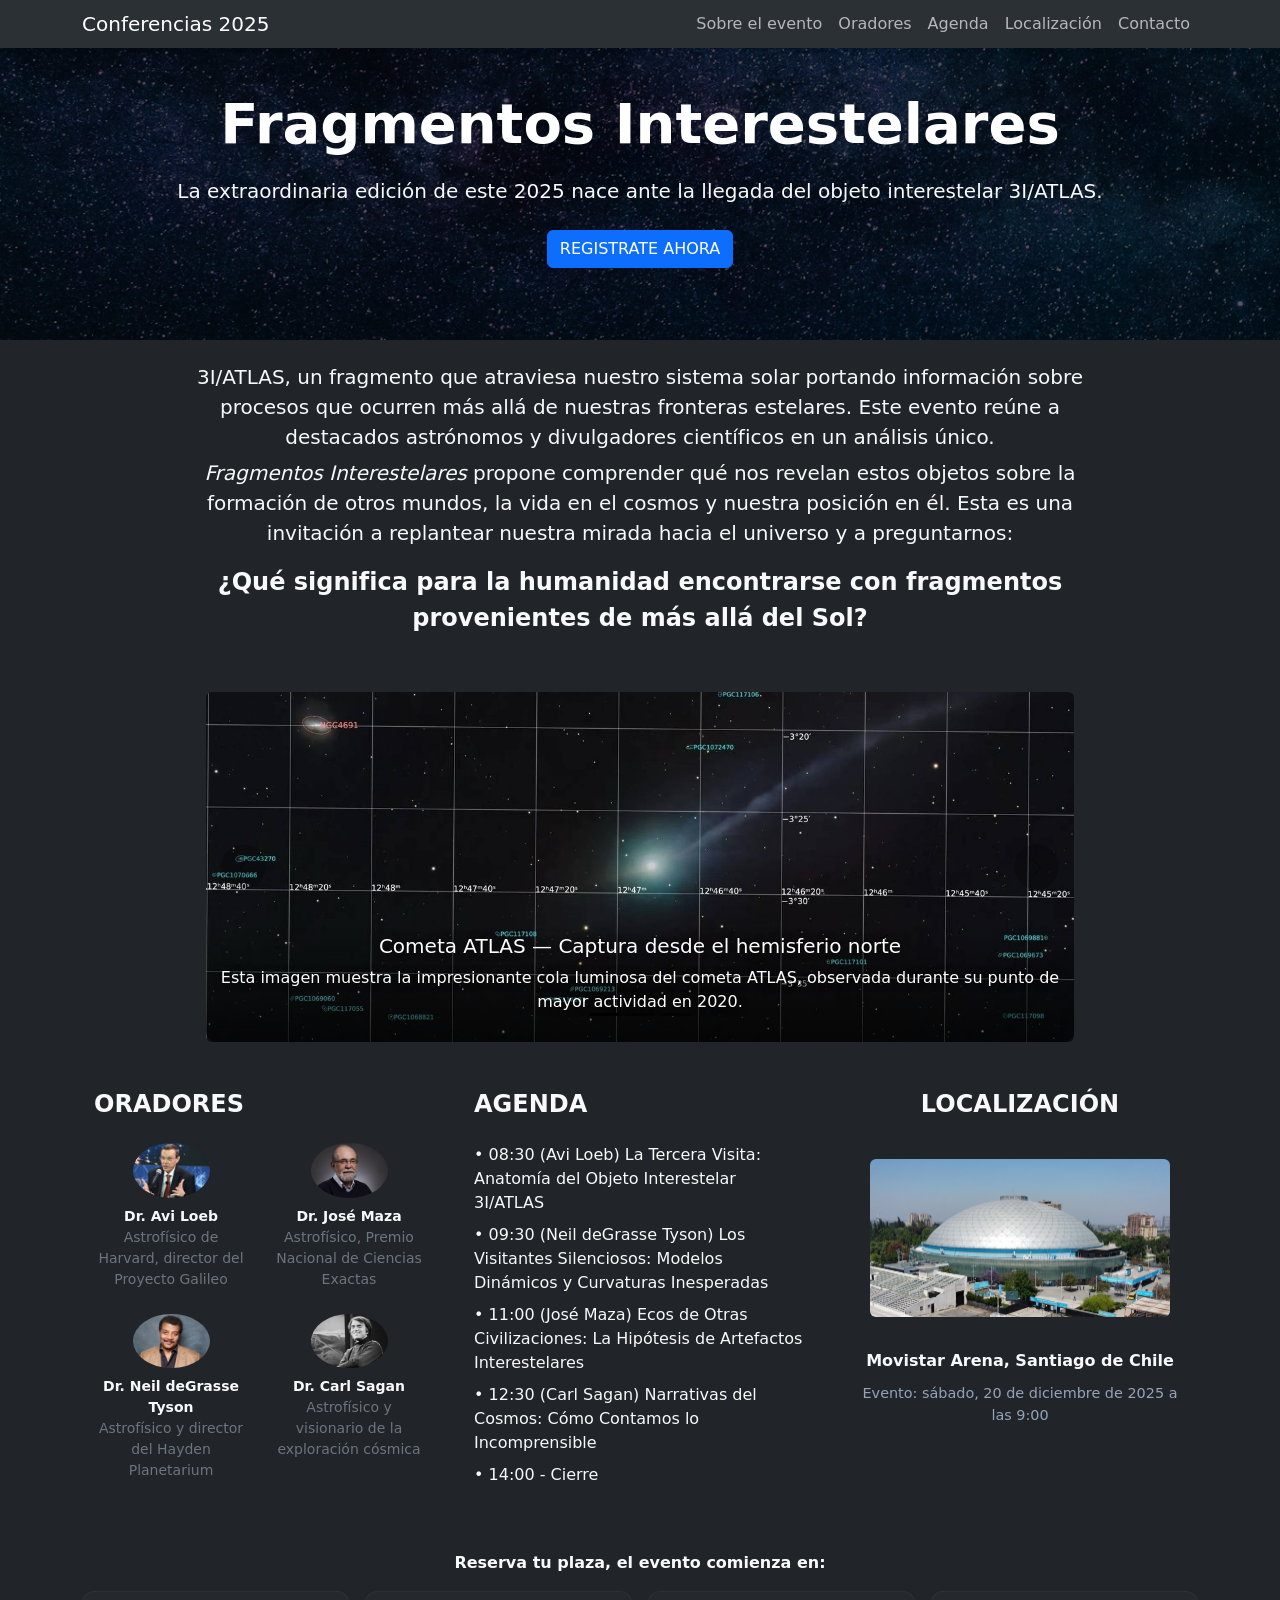
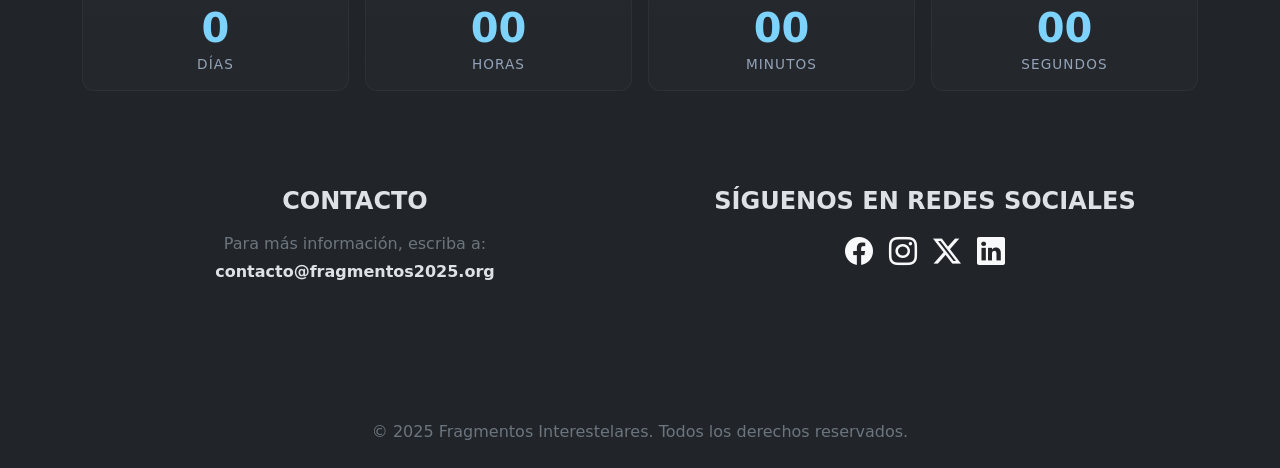
<file: index.html>
<!DOCTYPE html>
<html lang="es">
  <head>
    <meta charset="UTF-8" />
    <meta name="viewport" content="width=device-width, initial-scale=1.0" />
    <title>Conferencias 2025</title>

    <!-- Bootstrap -->
    <link
      href="https://cdn.jsdelivr.net/npm/bootstrap@5.3.8/dist/css/bootstrap.min.css"
      rel="stylesheet"
      integrity="sha384-sRIl4kxILFvY47J16cr9ZwB07vP4J8+LH7qKQnuqkuIAvNWLzeN8tE5YBujZqJLB"
      crossorigin="anonymous"
    />
    <link
      rel="stylesheet"
      href="https://cdn.jsdelivr.net/npm/bootstrap-icons@1.13.1/font/bootstrap-icons.min.css"
    />

    <!-- CSS -->
    <link rel="stylesheet" href="./assets/css/styles.css" />
  </head>

  <body data-bs-theme="dark">
    <!-- NavBar -->
    <nav
      class="navbar navbar-expand-lg py-1 sticky-top bg-body-tertiary shadow-sm"
    >
      <div class="container">
        <a class="navbar-brand" href="#">Conferencias 2025</a>

        <button
          class="navbar-toggler"
          type="button"
          data-bs-toggle="collapse"
          data-bs-target="#navbarNavAltMarkup"
          aria-controls="navbarNavAltMarkup"
          aria-expanded="false"
          aria-label="Toggle navigation"
        >
          <span class="navbar-toggler-icon"></span>
        </button>

        <div
          class="collapse navbar-collapse justify-content-end"
          id="navbarNavAltMarkup"
        >
          <div class="navbar-nav">
            <a class="nav-link" href="#eventAbout">Sobre el evento</a>
            <a class="nav-link" href="#oradores">Oradores</a>
            <a class="nav-link" href="#agenda">Agenda</a>
            <a class="nav-link" href="#localizacion">Localización</a>
            <a class="nav-link" href="#contacto">Contacto</a>
          </div>
        </div>
      </div>
    </nav>

    <!-- Inicio -->
    <header id="inicio" class="text-center">
      <div class="col-lg-12 p-5 py-6 m-auto bg-hero">
        <h1 class="display-4 mb-4 fw-bold lh-1 text-body-emphasis">
          Fragmentos Interestelares
        </h1>

        <p class="lead text-light">
          La extraordinaria edición de este 2025 nace ante la llegada del objeto
          interestelar 3I/ATLAS.
        </p>

        <button class="btn btn-primary my-4 mx-auto d-block" id="btn-contacto">
          REGISTRATE AHORA
        </button>
      </div>
    </header>

    <main>
      <section class="py-3 bg-dark text-light" id="eventAbout">
        <div class="container">
          <div class="row justify-content-center">
            <div class="col-lg-10 text-center">
              <p class="lead fs-5 text-light">
                3I/ATLAS, un fragmento que atraviesa nuestro sistema solar
                portando información sobre procesos que ocurren más allá de
                nuestras fronteras estelares. Este evento reúne a destacados
                astrónomos y divulgadores científicos en un análisis único.
              </p>

              <p class="lead fs-5 text-light">
                <em>Fragmentos Interestelares</em> propone comprender qué nos
                revelan estos objetos sobre la formación de otros mundos, la
                vida en el cosmos y nuestra posición en él. Esta es una
                invitación a replantear nuestra mirada hacia el universo y a
                preguntarnos:
              </p>

              <p class="fw-semibold fs-4 mt-3">
                ¿Qué significa para la humanidad encontrarse con fragmentos
                provenientes de más allá del Sol?
              </p>
            </div>
          </div>
        </div>
      </section>

      <section class="carrusel my-4 px-3">
        <div
          id="carouselExampleCaptions"
          class="carousel slide rounded-2 overflow-hidden"
          data-bs-ride="carousel"
        >
          <!-- Indicadores -->
          <div class="carousel-indicators">
            <button
              type="button"
              data-bs-target="#carouselExampleCaptions"
              data-bs-slide-to="0"
              class="active"
            ></button>
            <button
              type="button"
              data-bs-target="#carouselExampleCaptions"
              data-bs-slide-to="1"
            ></button>
            <button
              type="button"
              data-bs-target="#carouselExampleCaptions"
              data-bs-slide-to="2"
            ></button>
          </div>

          <!-- Slides -->
          <div class="carousel-inner">
            <!-- Slide 1 -->
            <div class="carousel-item active">
              <img
                src="assets/img/carrusel/imagen-1-atlas.jpg"
                class="d-block w-100 carousel-img"
                alt="Imagen del cometa ATLAS"
              />
              <div class="carousel-caption d-none d-md-block">
                <h5>Cometa ATLAS — Captura desde el hemisferio norte</h5>
                <p>
                  Esta imagen muestra la impresionante cola luminosa del cometa
                  ATLAS, observada durante su punto de mayor actividad en 2020.
                </p>
              </div>
            </div>

            <!-- Slide 2 -->
            <div class="carousel-item">
              <img
                src="assets/img/carrusel/imagen-2-atlas.webp"
                class="d-block w-100 carousel-img"
                alt="Imagen del cometa ATLAS"
              />
              <div class="carousel-caption d-none d-md-block">
                <h5>Fragmentación del núcleo del cometa</h5>
                <p>
                  Aquí se aprecia la desintegración parcial del cometa, un
                  fenómeno que ocurre cuando se acerca demasiado al Sol.
                </p>
              </div>
            </div>

            <!-- Slide 3 -->
            <div class="carousel-item">
              <img
                src="assets/img/carrusel/imagen-3-cometa-atlas.jpg"
                class="d-block w-100 carousel-img"
                alt="Imagen del cometa ATLAS"
              />
              <div class="carousel-caption d-none d-md-block">
                <h5>ATLAS iluminando el cielo estrellado</h5>
                <p>
                  Una fotografía de larga exposición que muestra la estela del
                  cometa atravesando la bóveda celeste nocturna.
                </p>
              </div>
            </div>
          </div>

          <!-- Botones next/prev -->
          <button
            class="carousel-control-prev"
            type="button"
            data-bs-target="#carouselExampleCaptions"
            data-bs-slide="prev"
          >
            <span class="carousel-control-prev-icon"></span>
          </button>

          <button
            class="carousel-control-next"
            type="button"
            data-bs-target="#carouselExampleCaptions"
            data-bs-slide="next"
          >
            <span class="carousel-control-next-icon"></span>
          </button>
        </div>
      </section>

      <section>
        <div class="container">
          <div class="row g-4">
            <!-- Oradores -->
            <div class="col-12 col-lg-4 p-4" id="oradores">
              <h4 class="mb-4 fw-bold text-uppercase text-light">Oradores</h4>

              <div class="row row-cols-2 g-4">
                <!-- Individuo1 -->
                <div class="col text-center">
                  <img
                    src="./assets/img/Orador1.webp"
                    class="rounded-circle img-fluid mb-2 w-50 w-md-75 w-lg-100"
                    alt="Retrato del Dr. Avi Loeb"
                  />
                  <p class="small fw-semibold text-light m-0">Dr. Avi Loeb</p>
                  <p class="small text-secondary m-0">
                    Astrofísico de Harvard, director del Proyecto Galileo
                  </p>
                </div>

                <!-- Individuo2 -->
                <div class="col text-center">
                  <img
                    src="./assets/img/Orador2.webp"
                    class="rounded-circle img-fluid mb-2 w-50 w-md-75 w-lg-100"
                    alt="Retrato del Dr. José Maza"
                  />
                  <p class="small fw-semibold text-light m-0">Dr. José Maza</p>
                  <p class="small text-secondary m-0">
                    Astrofísico, Premio Nacional de Ciencias Exactas
                  </p>
                </div>

                <!-- Individuo3 -->
                <div class="col text-center">
                  <img
                    src="./assets/img/Orador3.webp"
                    class="rounded-circle img-fluid mb-2 w-50 w-md-75 w-lg-100"
                    alt="Retrato del Dr. Neil deGrasse Tyson"
                  />
                  <p class="small fw-semibold text-light m-0">
                    Dr. Neil deGrasse Tyson
                  </p>
                  <p class="small text-secondary m-0">
                    Astrofísico y director del Hayden Planetarium
                  </p>
                </div>

                <!-- Individuo4 -->
                <div class="col text-center">
                  <img
                    src="./assets/img/Orador4.webp"
                    class="rounded-circle img-fluid mb-2 w-50 w-md-75 w-lg-100"
                    alt="Retrato del Dr. Carl Sagan"
                  />
                  <p class="small fw-semibold text-light m-0">Dr. Carl Sagan</p>
                  <p class="small text-secondary m-0">
                    Astrofísico y visionario de la exploración cósmica
                  </p>
                </div>
              </div>
            </div>

            <!-- Agenda -->
            <div class="col-12 col-lg-4 p-4" id="agenda">
              <h4 class="mb-4 fw-bold text-uppercase text-light">Agenda</h4>
              <ul class="list-unstyled text-light">
                <li class="mb-2">
                  • 08:30 (Avi Loeb) La Tercera Visita: Anatomía del Objeto
                  Interestelar 3I/ATLAS
                </li>
                <li class="mb-2">
                  • 09:30 (Neil deGrasse Tyson) Los Visitantes Silenciosos:
                  Modelos Dinámicos y Curvaturas Inesperadas
                </li>
                <li class="mb-2">
                  • 11:00 (José Maza) Ecos de Otras Civilizaciones: La Hipótesis
                  de Artefactos Interestelares
                </li>
                <li class="mb-2">
                  • 12:30 (Carl Sagan) Narrativas del Cosmos: Cómo Contamos lo
                  Incomprensible
                </li>
                <li class="mb-2">• 14:00 - Cierre</li>
              </ul>
            </div>

            <!-- Localización -->
            <div class="col-12 col-lg-4 p-4 text-center" id="localizacion">
              <h4 class="mb-4 fw-bold text-uppercase text-light">
                Localización
              </h4>
              <div class="p-md-3">
                <img
                  src="./assets/img/movistar-arena.jpg"
                  class="img-fluid rounded mb-3 location-img"
                  alt="Imagen del Movistar Arena"
                />
              </div>
              <p class="m-0 fw-semibold text-light">
                Movistar Arena, Santiago de Chile
              </p>
              <p class="note">Evento: <span id="eventDate"></span></p>
            </div>
          </div>
        </div>
      </section>

      <!-- Temporizador -->
      <section aria-label="Cuenta regresiva" class="mt-4">
        <p class="m-0 fw-semibold text-light text-center">
          Reserva tu plaza, el evento comienza en:
        </p>

        <div id="countdown" class="container mt-3">
          <div class="row g-3 justify-content-center">
            <div class="col-6 col-md-3">
              <div class="card text-center py-3 bg-dark text-light">
                <div class="number fs-1 fw-bold" id="days">0</div>
                <div class="label">Días</div>
              </div>
            </div>

            <div class="col-6 col-md-3">
              <div class="card text-center py-3 bg-dark text-light">
                <div class="number fs-1 fw-bold" id="hours">00</div>
                <div class="label">Horas</div>
              </div>
            </div>

            <div class="col-6 col-md-3">
              <div class="card text-center py-3 bg-dark text-light">
                <div class="number fs-1 fw-bold" id="minutes">00</div>
                <div class="label">Minutos</div>
              </div>
            </div>

            <div class="col-6 col-md-3">
              <div class="card text-center py-3 bg-dark text-light">
                <div class="number fs-1 fw-bold" id="seconds">00</div>
                <div class="label">Segundos</div>
              </div>
            </div>
          </div>
        </div>
      </section>

      <!-- Contacto -->
      <section id="contacto" class="bg-body py-5">
        <div class="container my-5">
          <div class="row text-center gy-4">
            <!-- Columna contacto -->
            <div class="col-12 col-md-6">
              <h4 class="fw-bold text-uppercase mb-3">Contacto</h4>
              <p class="text-secondary mb-1">
                Para más información, escriba a:
              </p>
              <p class="fw-semibold">contacto@fragmentos2025.org</p>
            </div>

            <!-- Columna redes sociales -->
            <div class="col-12 col-md-6">
              <h4 class="fw-bold text-uppercase mb-3">
                Síguenos en redes sociales
              </h4>

              <div class="d-flex justify-content-center gap-3 fs-3">
                <a href="#" class="text-decoration-none text-light">
                  <i class="bi bi-facebook"></i>
                </a>
                <a href="#" class="text-decoration-none text-light">
                  <i class="bi bi-instagram"></i>
                </a>
                <a href="#" class="text-decoration-none text-light">
                  <i class="bi bi-twitter-x"></i>
                </a>
                <a href="#" class="text-decoration-none text-light">
                  <i class="bi bi-linkedin"></i>
                </a>
              </div>
            </div>
          </div>
        </div>
      </section>
    </main>

    <footer>
      <div class="container text-center py-4">
        <p class="mb-0 text-secondary">
          &copy; 2025 Fragmentos Interestelares. Todos los derechos reservados.
        </p>
      </div>
    </footer>

    <!-- Modal de registro  -->
    <div
      class="modal fade"
      id="modalRegister"
      tabindex="-1"
      aria-labelledby="modalRegisterLabel"
      aria-hidden="true"
    >
      <div class="modal-dialog modal-dialog-centered">
        <div class="modal-content p-2">
          <!-- HEADER -->
          <div class="modal-header">
            <h5 class="modal-title" id="modalRegisterLabel">Registrarme</h5>
            <button
              type="button"
              class="btn-close"
              data-bs-dismiss="modal"
            ></button>
          </div>

          <!-- BODY -->
          <div class="modal-body">
            <form id="formMessage" action="">
              <!-- Nombre -->
              <div class="mb-3">
                <label for="inputName" class="form-label">Nombre</label>

                <div class="position-relative">
                  <input
                    type="text"
                    id="inputName"
                    class="form-control pe-5"
                    placeholder="Nombre completo"
                    minlength="3"
                    maxlength="50"
                    required
                  />

                  <i
                    class="bi bi-person-fill position-absolute top-50 end-0 translate-middle-y me-3"
                  ></i>
                </div>
              </div>

              <!-- Email -->
              <div class="mb-3">
                <label for="inputEmail" class="form-label">Email</label>

                <div class="position-relative">
                  <input
                    type="email"
                    id="inputEmail"
                    class="form-control pe-5"
                    placeholder="ejemplo@correo.com"
                    required
                  />

                  <i
                    class="bi bi-envelope-at-fill position-absolute top-50 end-0 translate-middle-y me-3"
                  ></i>
                </div>
              </div>

              <!-- Cargo -->
              <div class="mb-3">
                <label for="inputCargo" class="form-label">Cargo</label>

                <div class="position-relative">
                  <input
                    type="text"
                    id="inputCargo"
                    class="form-control pe-5"
                    placeholder="Cargo ocupacional"
                    minlength="3"
                    maxlength="50"
                    required
                  />

                  <i
                    class="bi bi-briefcase-fill position-absolute top-50 end-0 translate-middle-y me-3"
                  ></i>
                </div>
              </div>

              <!-- Resultados -->
              <div class="div-results"></div>
            </form>
          </div>

          <!-- FOOTER -->
          <div class="modal-footer">
            <button type="reset" class="btn btn-light" form="formMessage">
              Limpiar
            </button>
            <button type="submit" class="btn btn-primary" form="formMessage">
              Enviar
            </button>
          </div>
        </div>
      </div>
    </div>

    <!-- JS -->
    <script
      src="https://cdn.jsdelivr.net/npm/bootstrap@5.3.8/dist/js/bootstrap.bundle.min.js"
      integrity="sha384-FKyoEForCGlyvwx9Hj09JcYn3nv7wiPVlz7YYwJrWVcXK/BmnVDxM+D2scQbITxI"
      crossorigin="anonymous"
    ></script>

    <script src="./assets/js/main.js" defer></script>
    <script src="./assets/js/countdown.js" defer></script>
  </body>
</html>
</file>
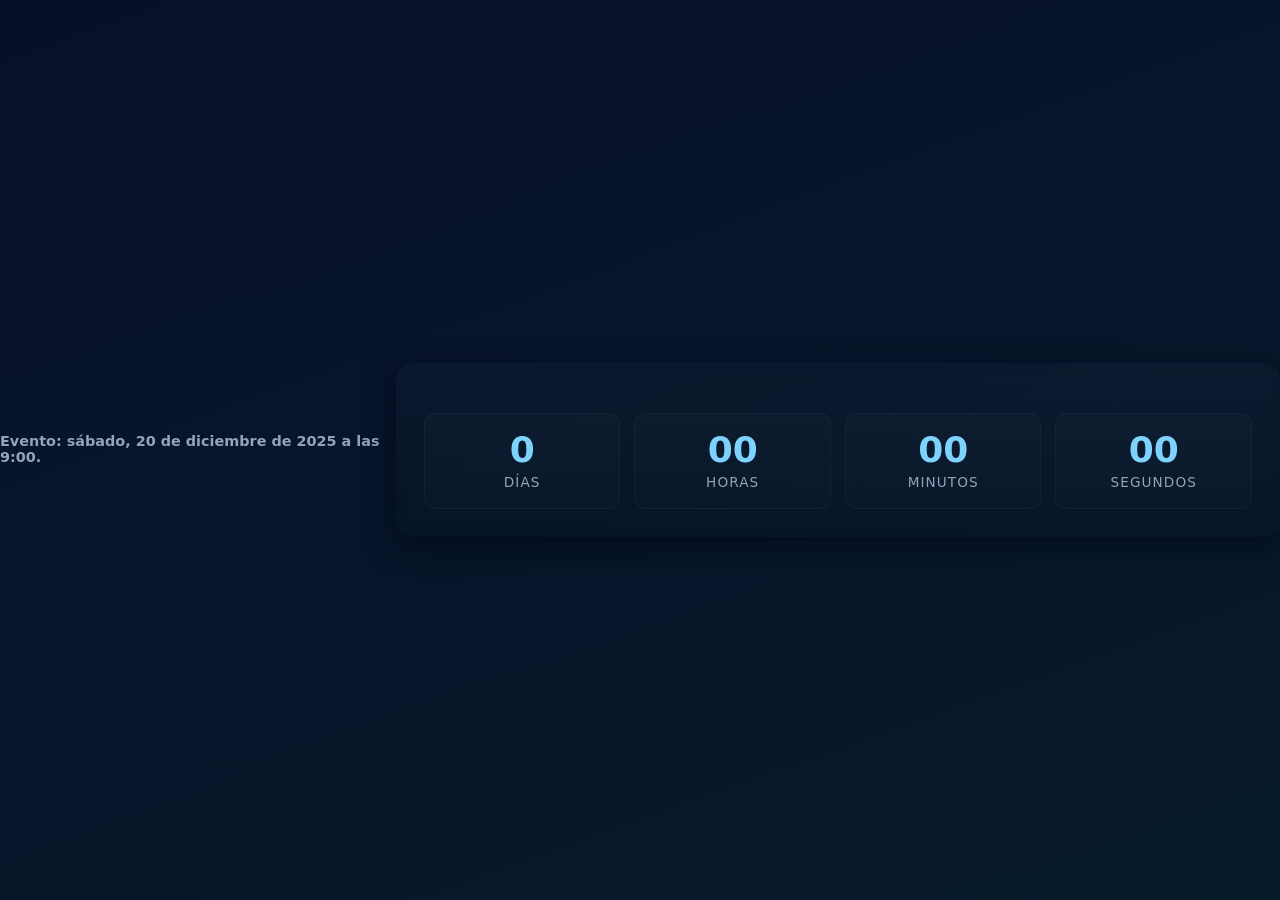
<file: zTEST_CountdownV2.html>
<!doctype html>
<html lang="es">

<head>
  <meta charset="utf-8">
  <meta name="viewport" content="width=device-width,initial-scale=1">
  <title>Countdown</title>
  <link rel="stylesheet" href="assets/css/countDownStyles.css">
</head>

<body>
  <header>
    <h2 class="note"> Evento: <span id="eventDate"></span>.</h2>
    <br>
  </header>

  <main class="container" role="main">
    <section aria-label="Cuenta regresiva" style="margin-top:18px">
      <div id="countdown" class="countdown">
        <div class="card" id="daysCard">
          <div class="number" id="days">0</div>
          <div class="label">Días</div>
        </div>
        <div class="card">
          <div class="number" id="hours">00</div>
          <div class="label">Horas</div>
        </div>
        <div class="card">
          <div class="number" id="minutes">00</div>
          <div class="label">Minutos</div>
        </div>
        <div class="card">
          <div class="number" id="seconds">00</div>
          <div class="label">Segundos</div>
        </div>
      </div>
    </section>
  </main>

  <script src="assets/js/countdown.js" ></script>
</body>
</html>
</file>
<file: assets/css/styles.css>
* {
  margin: 0;
  padding: 0;
  box-sizing: border-box;
}

body {
  width: 100%;
}

/************************************************************ Hero */
.bg-hero {
  padding-top: 46px;
  background-image: url("../img/cielo-estrellado-2.jpg");
  background-size: cover;
  background-position: center;
  background-color: #c2c2c2;
}

.bg-hero::before {
  content: "";
  position: absolute;
  inset: 0;
  background-color: rgba(0, 0, 0, 0.65);
  z-index: -1;
}

.bg-hero {
  position: relative;
  z-index: 2;
}

/***************************************************** carousel  */
.carrusel .carousel-item img {
  height: 350px !important;
  width: 100%;
  object-fit: cover;
}

.carrusel {
  max-width: 900px;
  margin: 0 auto;
}

.carousel-caption h5,
.carousel-caption p {
  color: #fff !important;
  text-shadow: 0 0 8px rgba(0, 0, 0, 0.7);
}

.carousel-caption {
  background: linear-gradient(
    to top,
    rgba(0, 0, 0, 0.65),
    rgba(0, 0, 0, 0)
  );
  padding: 12px;
  border-radius: 10px;
  left: 0;
  right: 0;
  width: auto;
  bottom: 0;
}

.carousel-control-prev,
.carousel-control-next {
  width: 45px;          
  height: 45px;      
  background-color: rgba(0, 0, 0, 0.4); 
  border-radius: 50%;    
  top: 50%;        
  transform: translateY(-50%);
}

.carousel-control-prev-icon,
.carousel-control-next-icon {
  width: 20px;
  height: 20px;
}

.carousel-control-prev {
  left: 15px;
}

.carousel-control-next {
  right: 15px;
}

.carousel-control-prev-icon,
.carousel-control-next-icon {
  filter: invert(100%); /* blanco */
}


/***************************************************** cuenta regresiva */
:root {
  --bg: #0f1724;
  --card: #0b1220;
  --accent: #7dd3fc;
  --muted: #94a3b8;
}

h1 {
  font-size: 1.6rem;
  margin: 0;
}

p.lead {
  margin: 6px 0 0;
  color: var(--muted);
}

.countdown {
  display: grid;
  grid-template-columns: repeat(4, 1fr);
  gap: 14px;
  margin-top: 22px;
}

.card {
  background: linear-gradient(
    180deg,
    rgba(255, 255, 255, 0.02),
    rgba(255, 255, 255, 0.01)
  );
  padding: 18px;
  border-radius: 12px;
  text-align: center;
  border: 1px solid rgba(255, 255, 255, 0.04);
}

.number {
  font-size: 2.25rem;
  font-weight: 700;
  color: var(--accent);
  line-height: 1;
}

.label {
  margin-top: 6px;
  font-size: 0.85rem;
  color: var(--muted);
  text-transform: uppercase;
  letter-spacing: 0.08em;
}

.meta {
  display: flex;
  gap: 12px;
  align-items: center;
  margin-top: 18px;
}

.note {
  font-size: 0.9rem;
  color: var(--muted);
  margin-top: 10px;
}

/************************************************ animaciones */
@keyframes fadeIn {
  from {
    opacity: 0;
  }
  to {
    opacity: 1;
  }
}
</file>
<file: assets/css/countDownStyles.css>
:root {
  --bg: #0f1724;
  --card: #0b1220;
  --accent: #7dd3fc;
  --muted: #94a3b8;
}

body {
  margin: 0;
  min-height: 100vh;
  display: flex;
  align-items: center;
  justify-content: center;
  background: linear-gradient(160deg, #071029 0%, #071a2a 100%);
  font-family: Inter, system-ui, Segoe UI, Roboto, "Helvetica Neue", Arial;
  color: #e6eef6;
}

* {
  box-sizing: border-box;
}

.container {
  width: min(980px, 94%);
  padding: 28px;
  border-radius: 16px;
  background: linear-gradient(
    180deg,
    rgba(255, 255, 255, 0.02),
    rgba(0, 0, 0, 0.04)
  );
  box-shadow: 0 10px 30px rgba(2, 6, 23, 0.6);
  backdrop-filter: blur(6px);
}

header {
  display: flex;
  align-items: center;
  justify-content: space-between;
  gap: 16px;
}

h1 {
  font-size: 1.6rem;
  margin: 0;
}

p.lead {
  margin: 6px 0 0;
  color: var(--muted);
}

.countdown {
  display: grid;
  grid-template-columns: repeat(4, 1fr);
  gap: 14px;
  margin-top: 22px;
}

.card {
  background: linear-gradient(
    180deg,
    rgba(255, 255, 255, 0.02),
    rgba(255, 255, 255, 0.01)
  );
  padding: 18px;
  border-radius: 12px;
  text-align: center;
  border: 1px solid rgba(255, 255, 255, 0.04);
}

.number {
  font-size: 2.25rem;
  font-weight: 700;
  color: var(--accent);
  line-height: 1;
}

.label {
  margin-top: 6px;
  font-size: 0.85rem;
  color: var(--muted);
  text-transform: uppercase;
  letter-spacing: 0.08em;
}

.meta {
  display: flex;
  gap: 12px;
  align-items: center;
  margin-top: 18px;
}

.btn {
  background: transparent;
  border: 1px solid rgba(255, 255, 255, 0.06);
  padding: 8px 12px;
  border-radius: 8px;
  color: var(--muted);
  cursor: pointer;
}

.note {
  font-size: 0.9rem;
  color: var(--muted);
  margin-top: 10px;
}

@media (max-width: 640px) {
  .countdown {
    grid-template-columns: repeat(2, 1fr);
  }

  .number {
    font-size: 1.8rem;
  }
}
</file>
